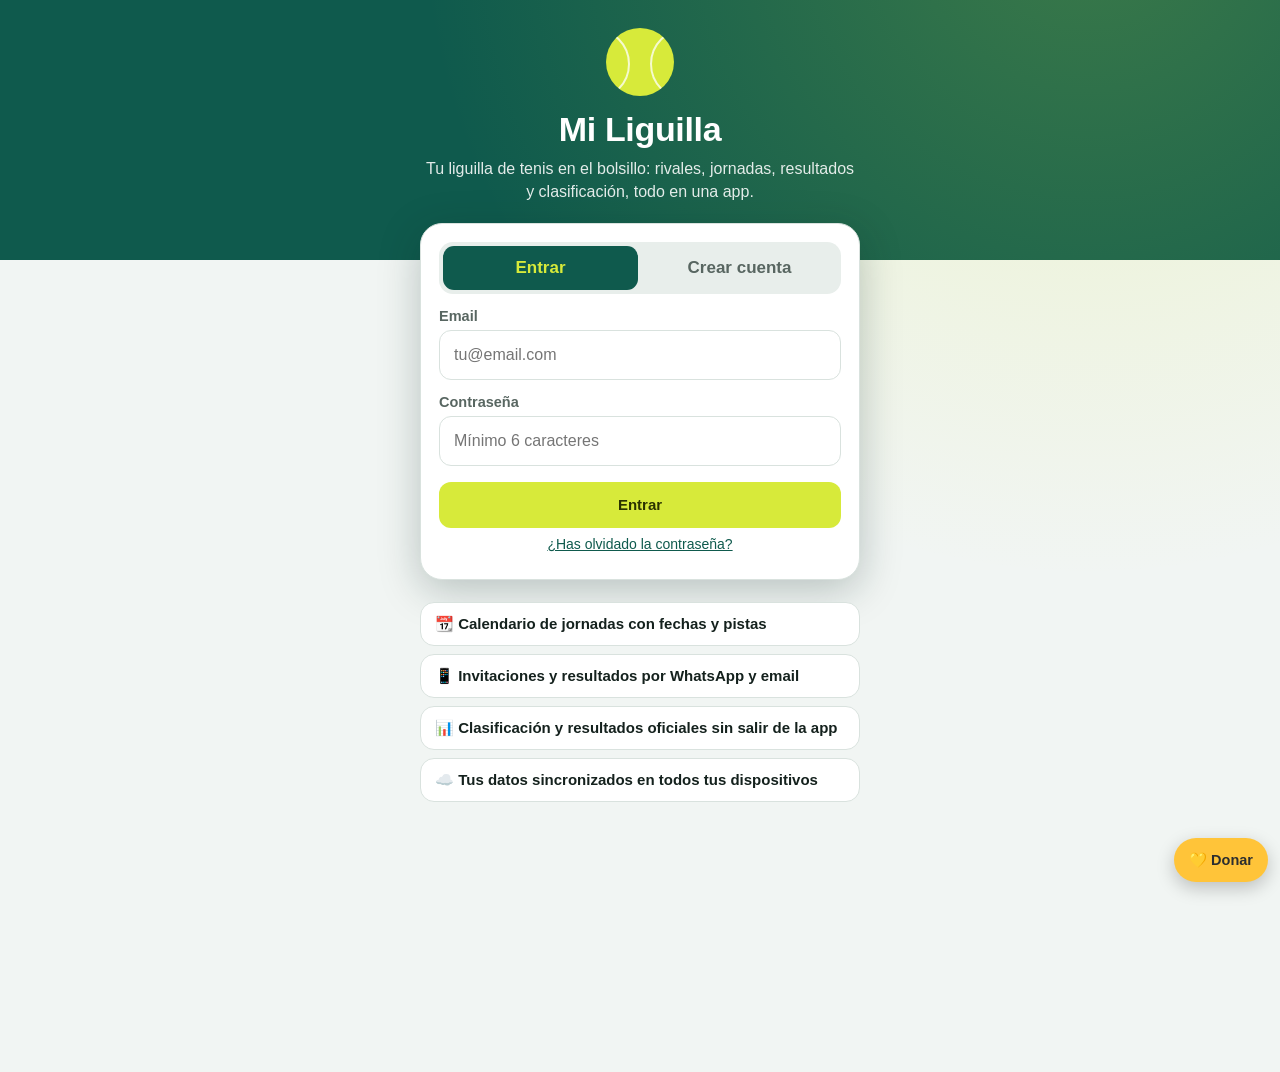
<file: index.html>
<!DOCTYPE html>
<html lang="es">
<head>
<meta charset="UTF-8">
<meta name="viewport" content="width=device-width, initial-scale=1, maximum-scale=1, viewport-fit=cover">
<title>Mi Liguilla · Tu liguilla de tenis en el móvil</title>
<meta name="description" content="Organiza tus partidos de liguilla: rivales, jornadas, resultados, invitaciones por WhatsApp y clasificación oficial dentro de la app.">

<link rel="manifest" href="manifest.json">
<link rel="icon" type="image/png" sizes="48x48" href="favicon-48.png">
<link rel="icon" type="image/png" sizes="192x192" href="icon-192.png">
<link rel="apple-touch-icon" sizes="180x180" href="apple-touch-icon.png">

<meta name="theme-color" content="#0f5a4d">
<meta name="mobile-web-app-capable" content="yes">
<meta name="apple-mobile-web-app-capable" content="yes">
<meta name="apple-mobile-web-app-status-bar-style" content="black-translucent">
<meta name="apple-mobile-web-app-title" content="Mi Liguilla">
<meta name="format-detection" content="telephone=no">
<link rel="stylesheet" href="app.css">
<script>
/* Diagnóstico: si la app no arranca, muestra qué archivo falta */
(function(){
  var bad=[];
  function esc(t){return String(t).replace(/[&<>]/g,function(c){return {'&':'&amp;','<':'&lt;','>':'&gt;'}[c];});}
  window.addEventListener('error',function(e){
    var t=e.target;
    if(t&&(t.tagName==='SCRIPT'||t.tagName==='LINK')) bad.push('No se encuentra: '+(t.src||t.href));
    else if(e.message) bad.push('Error: '+e.message);
  },true);
  var box=null;
  setInterval(function(){
    var booting=document.body&&document.body.classList.contains('booting');
    if(booting&&!box&&performance.now()>9000){
      box=document.createElement('div');
      box.style.cssText='position:fixed;inset:0;z-index:99999;background:#fff;color:#111;padding:22px;font:16px/1.5 sans-serif;overflow:auto';
      box.innerHTML='<h2>La app no ha podido arrancar</h2><p>'+(bad.length?'<code>'+bad.map(esc).join('<br>')+'</code><br><br>Sube a GitHub los archivos que faltan (app.css, app.js, core.js, config.js, main.js, admin.js) en la misma carpeta que esta página.':'El servidor no responde. Revisa la URL en config.js y que la implementación del script sea "Cualquier usuario".')+'</p>';
      document.body.appendChild(box);
    }else if(!booting&&box){box.remove();box=null;}
  },1000);
})();
</script>
</head>
<body class="booting">

<!-- PWA Install Prompt Overlay para Móviles -->
<div id="pwa-install-overlay" style="display:none; position:fixed; inset:0; z-index:999999; background:rgba(10,30,26,0.85); backdrop-filter:blur(8px); -webkit-backdrop-filter:blur(8px); align-items:center; justify-content:center; padding:20px; box-sizing:border-box;">
  <div style="background:#ffffff; color:#14211d; border-radius:24px; max-width:400px; width:100%; padding:26px 22px 22px; text-align:center; box-shadow:0 12px 40px rgba(0,0,0,0.35); position:relative; animation:pwaPop .3s ease-out;">
    <button type="button" onclick="closePwaPrompt()" style="position:absolute; top:14px; right:14px; background:#f0f4f2; border:none; border-radius:50%; width:32px; height:32px; font-size:16px; font-weight:700; color:#586661; cursor:pointer; display:flex; align-items:center; justify-content:center;">✕</button>
    <div style="width:72px; height:72px; margin:0 auto 14px; background:linear-gradient(135deg, #0f5a4d, #1c8554); border-radius:18px; display:flex; align-items:center; justify-content:center; box-shadow:0 6px 16px rgba(15,90,77,0.25);">
      <img src="icon-192.png" alt="Mi Liguilla" style="width:58px; height:58px; border-radius:14px;" onerror="this.outerHTML='<span style=\'font-size:36px;\'>🎾</span>'">
    </div>
    <h2 style="font-size:21px; margin:0 0 8px; color:#0f5a4d; font-weight:800;">¡Instala Mi Liguilla!</h2>
    <p style="font-size:14px; color:#586661; line-height:1.45; margin:0 0 18px;">
      Instala la app en tu móvil para una experiencia <b>rápida</b>, a pantalla completa y con acceso directo desde tu escritorio.
    </p>

    <!-- Caja para Android con prompt nativo -->
    <div id="pwa-android-box" style="display:none; margin-bottom:14px;">
      <button id="pwa-install-btn" type="button" style="width:100%; background:#0f5a4d; color:#ffffff; border:none; border-radius:14px; padding:14px 18px; font-size:16px; font-weight:700; cursor:pointer; display:flex; align-items:center; justify-content:center; gap:8px; box-shadow:0 4px 14px rgba(15,90,77,0.35);">
        📲 Instalar en mi teléfono
      </button>
    </div>

    <!-- Caja para iOS (Safari) -->
    <div id="pwa-ios-box" style="display:none; background:#f4f8f6; border-radius:16px; padding:14px; margin-bottom:14px; text-align:left; font-size:13.5px; color:#14211d; border:1px solid #d9e2de;">
      <div style="font-weight:700; color:#0f5a4d; margin-bottom:6px; display:flex; align-items:center; gap:6px;">
        🍏 Añadir a la pantalla de inicio:
      </div>
      <div style="margin-bottom:6px; display:flex; align-items:center; gap:8px;">
        <span style="font-size:18px; line-height:1;">1️⃣</span>
        <span>Pulsa el botón <b>Compartir</b> <span style="display:inline-block; font-size:16px; vertical-align:middle; background:#fff; padding:2px 6px; border-radius:6px; border:1px solid #ccd;">⎋</span> (abajo en Safari).</span>
      </div>
      <div style="display:flex; align-items:center; gap:8px;">
        <span style="font-size:18px; line-height:1;">2️⃣</span>
        <span>Baja y selecciona <b>«Añadir a pantalla de inicio» ➕</b>.</span>
      </div>
    </div>

    <!-- Botón secundario: continuar en el navegador -->
    <button type="button" onclick="closePwaPrompt()" style="width:100%; background:transparent; color:#586661; border:1px solid #d9e2de; border-radius:14px; padding:12px; font-size:14px; font-weight:600; cursor:pointer; transition:all .2s ease;">
      🌐 Continuar en el navegador
    </button>
  </div>
</div>

<style>
@keyframes pwaPop {
  0% { transform: scale(0.92); opacity: 0; }
  100% { transform: scale(1); opacity: 1; }
}
</style>

<script>
(function(){
  var deferredInstallPrompt = null;
  var isStandalone = window.matchMedia('(display-mode: standalone)').matches || window.navigator.standalone === true;
  var isMobile = /Android|iPhone|iPad|iPod/i.test(navigator.userAgent) || (navigator.maxTouchPoints > 1 && window.innerWidth <= 768);
  var isIOS = /iPhone|iPad|iPod/i.test(navigator.userAgent);
  var dismissed = false;
  try { dismissed = sessionStorage.getItem('pwa_prompt_dismissed') === '1'; } catch(e){}

  window.addEventListener('beforeinstallprompt', function(e){
    e.preventDefault();
    deferredInstallPrompt = e;
    if(isMobile && !isStandalone && !dismissed){
      showPrompt(true);
    }
  });

  window.closePwaPrompt = function(){
    var overlay = document.getElementById('pwa-install-overlay');
    if(overlay) overlay.style.display = 'none';
    try { sessionStorage.setItem('pwa_prompt_dismissed', '1'); } catch(e){}
  };

  function showPrompt(isAndroidPromptReady){
    var overlay = document.getElementById('pwa-install-overlay');
    if(!overlay) return;
    overlay.style.display = 'flex';
    var androidBox = document.getElementById('pwa-android-box');
    var iosBox = document.getElementById('pwa-ios-box');
    var btn = document.getElementById('pwa-install-btn');

    if(isIOS){
      if(iosBox) iosBox.style.display = 'block';
      if(androidBox) androidBox.style.display = 'none';
    } else {
      if(androidBox) androidBox.style.display = 'block';
      if(iosBox) iosBox.style.display = 'none';
      if(btn){
        btn.onclick = function(){
          if(deferredInstallPrompt){
            deferredInstallPrompt.prompt();
            deferredInstallPrompt.userChoice.then(function(choiceResult){
              if(choiceResult.outcome === 'accepted'){
                window.closePwaPrompt();
              }
              deferredInstallPrompt = null;
            });
          } else {
            alert('Abre el menú de tu navegador (los 3 puntos ⋮ arriba a la derecha) y pulsa "Instalar aplicación" o "Añadir a la pantalla de inicio".');
            window.closePwaPrompt();
          }
        };
      }
    }
  }

  // Si es móvil y no está instalada ni descartada, mostrar prompt
  window.addEventListener('DOMContentLoaded', function(){
    if(isMobile && !isStandalone && !dismissed){
      setTimeout(function(){
        // Mostramos el overlay de inmediato
        showPrompt(!!deferredInstallPrompt);
      }, 500);
    }
  });

  window.addEventListener('appinstalled', function(){
    window.closePwaPrompt();
  });
})();
</script>

<div class="sync-indicator" id="sync-indicator">Sincronizando…</div>

<!-- Botón de donación: visible en todas las pantallas -->
<button type="button" class="donate-fab" onclick="donate()" aria-label="Haz una donación al creador de la app">💛 <span>Donar</span></button>

<!-- ACCESO -->
<div id="auth-screen" class="auth-screen">
  <div class="auth-hero">
    <div class="ball big" aria-hidden="true"></div>
    <h1>Mi Liguilla</h1>
    <p>Tu liguilla de tenis en el bolsillo: rivales, jornadas, resultados y clasificación, todo en una app.</p>
  </div>
  <div class="auth-card" id="auth-card">
    <div class="auth-tabs" role="tablist">
      <button type="button" class="auth-tab active" data-mode="login" onclick="Auth.mode('login')">Entrar</button>
      <button type="button" class="auth-tab" data-mode="signup" onclick="Auth.mode('signup')">Crear cuenta</button>
    </div>
    <form id="auth-form" onsubmit="event.preventDefault(); Auth.submit();">
      <div id="f-name-wrap" style="display:none;">
        <label for="f-name">Tu nombre</label>
        <input type="text" id="f-name" autocomplete="name" placeholder="Nombre y apellido">
      </div>
      <label for="f-email">Email</label>
      <input type="email" id="f-email" autocomplete="email" required placeholder="tu@email.com">
      <div id="f-pass-wrap">
        <label for="f-pass">Contraseña</label>
        <input type="password" id="f-pass" autocomplete="current-password" minlength="6" placeholder="Mínimo 6 caracteres">
      </div>
      <div id="auth-msg" class="auth-msg" role="status"></div>
      <div class="form-actions">
        <button type="submit" class="btn primary" id="auth-submit">Entrar</button>
      </div>
      <p class="hint center"><a href="#" id="auth-forgot" onclick="event.preventDefault(); Auth.mode('recover')">¿Has olvidado la contraseña?</a></p>
    </form>
    <p class="hint center" id="trial-note"></p>
  </div>
  <ul class="auth-features">
    <li>📆 Calendario de jornadas con fechas y pistas</li>
    <li>📱 Invitaciones y resultados por WhatsApp y email</li>
    <li>📊 Clasificación y resultados oficiales sin salir de la app</li>
    <li>☁️ Tus datos sincronizados en todos tus dispositivos</li>
  </ul>
</div>

<!-- APP -->
<div id="app-shell" class="app-shell">
<header class="top">
  <div class="ball" aria-hidden="true"></div>
  <div class="head-text">
    <h1 id="hdr-title">Mi Liguilla</h1>
    <p id="hdr-sub"></p>
  </div>
  <button type="button" class="hdr-btn" onclick="showView('ajustes')" aria-label="Ajustes">⚙️</button>
</header>

<main>
  <div id="sub-banner"></div>

  <!-- INICIO -->
  <section id="view-inicio" class="view active">
    <div class="score-card">
      <div class="st"><b id="st-points">0</b><span>Puntos</span></div>
      <div class="st"><b id="st-played">0/11</b><span>Jugados</span></div>
      <div class="st"><b id="st-wins">0</b><span>Victorias</span></div>
    </div>
    <div id="setup-wrap"></div>
    <div id="next-wrap"></div>
    <div class="card" id="home-played"></div>
    <div class="card" id="home-sched"></div>
    <div class="row-actions" style="margin-bottom:12px;">
      <button type="button" class="btn court" onclick="openLinkModal('clasificacion')">📊 Clasificación</button>
      <button type="button" class="btn court" onclick="openLinkModal('resultados')">🏁 Resultados</button>
    </div>
    <p class="hint" id="points-hint" style="padding:0 6px 8px;"></p>
    <div class="card">
      <div class="hint" id="sync-status" style="margin:0 0 10px;">☁️ Sincronización: iniciando…</div>
      <button type="button" class="btn ghost small" onclick="forceSync()" style="width:100%;">☁️ Sincronizar ahora</button>
    </div>
  </section>

  <!-- CALENDARIO -->
  <section id="view-calendario" class="view">
    <div id="cal-list"></div>
  </section>

  <!-- PARTIDAS -->
  <section id="view-partidas" class="view">
    <div id="matches-list"></div>
  </section>

  <!-- INVITAR -->
  <section id="view-invitar" class="view">
    <div class="card">
      <h3>Proponer partido</h3>
      <label>Rival</label>
      <select id="inv-opp"></select>
      <label>Fecha propuesta</label>
      <input type="date" id="inv-date">
      <label>Hora propuesta</label>
      <div class="time-picker">
        <button type="button" class="time-step" onclick="stepTime('inv-time',-15)" aria-label="Menos 15 minutos">−</button>
        <input type="time" class="time-input" id="inv-time" value="18:00" step="300">
        <button type="button" class="time-step" onclick="stepTime('inv-time',15)" aria-label="Más 15 minutos">+</button>
      </div>
      <div class="time-chips" id="inv-time-chips"></div>
      <label>Pista / club</label>
      <div class="campo-field">
        <select id="inv-campo" class="campo-select" onchange="handleCampoChange('inv-campo')"></select>
        <button type="button" class="btn ghost small" onclick="showView('pista')">⚙️ Pistas</button>
      </div>
      <div id="inv-campo-custom-wrap" class="custom-court-box" style="display:none;">
        <input type="text" id="inv-campo-newname" placeholder="Nombre de la pista">
        <input type="text" id="inv-campo-newaddr" placeholder="Dirección / referencia de Google Maps (opcional)">
        <button type="button" class="btn primary small" onclick="addCourtInline('inv-campo')" style="width:100%;">➕ Añadir y usar esta pista</button>
      </div>
      <div class="form-actions">
        <button class="btn primary" onclick="generarInvitacion()">Generar mensaje</button>
      </div>
      <div id="inv-msgbox"></div>
      <div id="inv-send" class="row-actions free"></div>
    </div>
  </section>

  <!-- AJUSTES -->
  <section id="view-ajustes" class="view">
    <div id="ajustes-body"></div>
  </section>

  <!-- PISTA -->
  <section id="view-pista" class="view">
    <div class="card">
      <h3>Reserva de pistas de tenis</h3>
      <p class="hint" style="margin:4px 0 4px;">
        Toca una instalación para abrir su reserva online en una nueva pestaña.
      </p>

      <div class="row-actions" id="booking-list" style="grid-template-columns:1fr;"></div>
    </div>

    <div class="card">
      <h3>Mis pistas guardadas</h3>
      <p class="hint" style="margin:4px 0 12px;">
        Estas pistas aparecen en el desplegable al programar un partido o crear una invitación.
        Corrige la dirección de cada una (para que "Ver en Maps" lleve al sitio exacto) o añade nuevas.
      </p>
      <div id="courts-manager"></div>
      <div class="divider"></div>
      <label>Nueva pista</label>
      <input type="text" id="new-court-name" placeholder="Nombre de la pista">
      <label>Dirección / referencia de Google Maps</label>
      <input type="text" id="new-court-addr" placeholder="Ej: FHHP+P6, Mislata, València">
      <label>Enlace de reserva online (opcional)</label>
      <input type="url" id="new-court-url" placeholder="https://…">
      <div class="form-actions">
        <button class="btn primary" onclick="addCourtFromManager()">➕ Añadir pista</button>
      </div>
    </div>
  </section>

</main>

<nav class="tabs">
  <button class="tab active" data-view="inicio" onclick="showView('inicio')"><span class="ic">🏠</span>Inicio</button>
  <button class="tab" data-view="calendario" onclick="showView('calendario')"><span class="ic">📆</span>Calendario</button>
  <button class="tab" data-view="partidas" onclick="showView('partidas')"><span class="ic">📋</span>Partidas</button>
  <button class="tab" data-view="invitar" onclick="showView('invitar')"><span class="ic">✉️</span>Invitar</button>
  <button class="tab" data-view="pista" onclick="showView('pista')"><span class="ic">🏟️</span>Pista</button>
</nav>

<!-- MODAL: programar / registrar / nota privada / suscripción -->
<div class="modal-bg" id="modal-bg">
  <div class="modal">
    <div class="mh">
      <h3 id="modal-title">Partido</h3>
      <button class="close-x" onclick="closeModal()" aria-label="Cerrar">✕</button>
    </div>
    <div id="modal-body"></div>
  </div>
</div>

<!-- VISOR: clasificación y resultados dentro de la app -->
<div class="frame-bg" id="frame-bg">
  <div class="frame-sheet">
    <div class="frame-head">
      <button class="close-x" onclick="closeFrame()" aria-label="Cerrar">‹</button>
      <h3 id="frame-title"></h3>
      <button class="btn ghost small" onclick="reloadFrame()" aria-label="Recargar">🔄</button>
      <a class="btn ghost small" id="frame-out" href="#" target="_blank" rel="noopener">↗ Abrir fuera</a>
    </div>
    <div class="frame-body" id="frame-body"></div>
  </div>
</div>

<!-- BLOQUEO: cuenta vencida o desactivada -->
<div class="lock-screen" id="lock-screen">
  <div class="lock-card">
    <div class="ball big" aria-hidden="true"></div>
    <div id="lock-body"></div>
    <div class="form-actions">
      <button class="btn ghost" onclick="window.Auth.logout()">🚪 Cerrar sesión</button>
    </div>
  </div>
</div>
</div>

<div class="boot-splash" id="boot-splash"><div class="ball big" aria-hidden="true"></div></div>

<script src="config.js"></script>
<script src="core.js"></script>
<script src="app.js"></script>
<script src="main.js"></script>
</body>
</html>
</file>
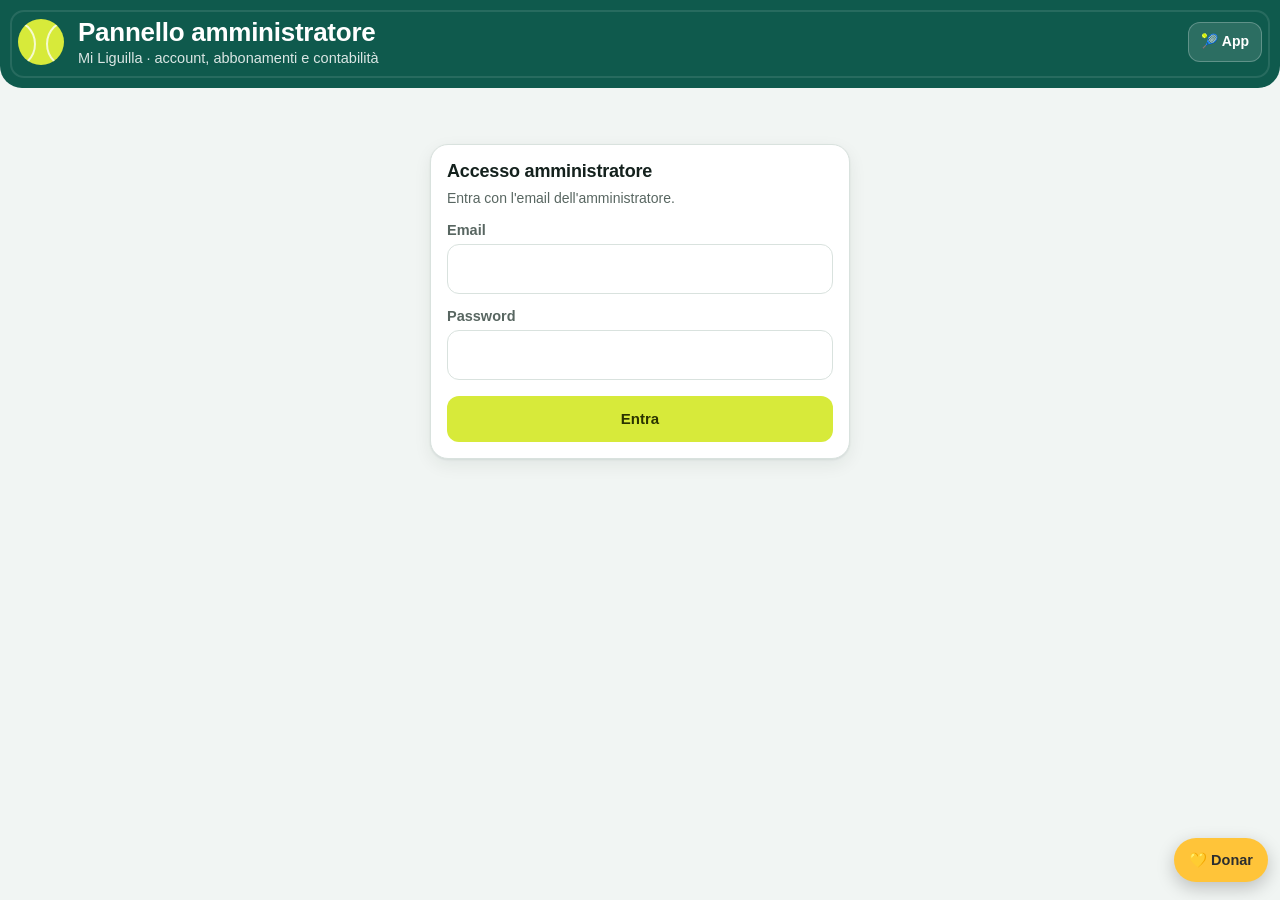
<file: admin-page.html>
<!DOCTYPE html>
<html lang="it">
<head>
<meta charset="UTF-8">
<meta name="viewport" content="width=device-width, initial-scale=1, viewport-fit=cover">
<title>Amministrazione · Mi Liguilla</title>
<meta name="robots" content="noindex">
<link rel="icon" type="image/png" sizes="48x48" href="favicon-48.png">
<meta name="theme-color" content="#0a3f36">
<link rel="stylesheet" href="app.css">
<style>body{padding-bottom:90px}.adm{max-width:1180px;margin:0 auto;padding:16px 14px 40px}header.top{border-radius:0 0 22px 22px}header.top .hdr-actions{gap:8px;margin-left:auto;display:flex;position:relative}header.top .hdr-actions .btn{min-height:40px;padding:8px 12px;font-size:14px}.btn.light{color:#fff;background:#ffffff1f;border:1.5px solid #ffffff40}.kpis{grid-template-columns:repeat(auto-fit,minmax(150px,1fr));gap:10px;margin-bottom:14px;display:grid}.kpi{background:var(--surface);border:1px solid var(--line);box-shadow:var(--shadow);border-radius:16px;padding:14px}.kpi span{color:var(--muted);font-size:13px;font-weight:700;display:block}.kpi b{font-variant-numeric:tabular-nums;color:var(--ink);margin-top:4px;font-size:28px;font-weight:800;display:block}.kpi.accent{background:var(--court-dark);border-color:var(--court-dark)}.kpi.accent span{color:#ffffffbf}.kpi.accent b{color:var(--ball)}.sec-head{flex-wrap:wrap;justify-content:space-between;align-items:center;gap:10px;margin-bottom:10px;display:flex}.sec-head h3{margin:0}.toolbar{flex-wrap:wrap;align-items:center;gap:8px;display:flex}.toolbar input,.toolbar select{width:auto;min-height:42px;padding:8px 12px}.toolbar .btn{min-height:42px;padding:8px 12px;font-size:14px}.tbl-wrap{-webkit-overflow-scrolling:touch;margin:0 -4px;overflow-x:auto}table.tbl{border-collapse:collapse;width:100%;min-width:720px;font-size:14.5px}.tbl th{text-align:left;text-transform:uppercase;letter-spacing:.04em;color:var(--muted);border-bottom:1.5px solid var(--line);white-space:nowrap;padding:8px;font-size:12.5px}.tbl td{border-bottom:1px solid var(--line);vertical-align:middle;padding:10px 8px}.tbl td.num,.tbl th.num{text-align:right;font-variant-numeric:tabular-nums}.tbl tr.clickable{cursor:pointer}.tbl tr.clickable:hover{background:var(--surface-2)}.who b{display:block}.who small{color:var(--muted)}.switch{flex:none;width:46px;height:26px;display:inline-block;position:relative}.switch input{opacity:0;width:0;height:0}.switch span{background:var(--line);cursor:pointer;border-radius:99px;transition:all .2s;position:absolute;inset:0}.switch span:before{content:"";background:#fff;border-radius:50%;width:20px;height:20px;transition:all .2s;position:absolute;top:3px;left:3px;box-shadow:0 1px 3px #00000040}.switch input:checked+span{background:var(--win)}.switch input:checked+span:before{transform:translate(20px)}.mini{border-radius:10px!important;min-height:34px!important;padding:6px 10px!important;font-size:13.5px!important}.claim{border-bottom:1px solid var(--line);flex-wrap:wrap;justify-content:space-between;align-items:center;gap:10px;padding:10px 0;display:flex}.claim:last-child{border-bottom:0}.settings-grid{grid-template-columns:repeat(auto-fit,minmax(220px,1fr));gap:0 14px;display:grid}.month-bars{gap:6px;margin-top:6px;display:grid}.mbar{grid-template-columns:90px 1fr 80px;align-items:center;gap:10px;font-size:14px;display:grid}.mbar .track{background:var(--surface-2);border-radius:99px;height:12px;overflow:hidden}.mbar .fill{background:var(--court);border-radius:99px;height:100%}.mbar .v{text-align:right;font-variant-numeric:tabular-nums;font-weight:800}.gate{max-width:420px;margin:40px auto}.muted{color:var(--muted)}@media (width<=699px){.hide-sm{display:none}}</style>
</head>
<body class="booting">

<button type="button" class="donate-fab" onclick="window.open(window.DONATION_URL || 'https://www.paypal.com/pool/9tjbXNXSNs?sr=wccr','_blank','noopener')" style="bottom:calc(18px + env(safe-area-inset-bottom,0px));">💛 <span>Donar</span></button>

<header class="top">
  <div class="ball" aria-hidden="true"></div>
  <div class="head-text">
    <h1>Pannello amministratore</h1>
    <p id="adm-sub">Mi Liguilla · account, abbonamenti e contabilità</p>
  </div>
  <div class="hdr-actions">
    <a class="btn light" href="./">🎾 App</a>
    <button class="btn light" id="btn-logout" style="display:none;">Esci</button>
  </div>
</header>

<div class="adm">
  <!-- Accesso -->
  <div id="gate" class="gate card" style="display:none;">
    <h3>Accesso amministratore</h3>
    <p class="hint" id="gate-msg">Entra con l'email dell'amministratore.</p>
    <form id="gate-form">
      <label for="g-email">Email</label>
      <input type="email" id="g-email" autocomplete="email" required>
      <label for="g-pass">Password</label>
      <input type="password" id="g-pass" autocomplete="current-password" required>
      <div class="form-actions"><button class="btn primary" type="submit">Entra</button></div>
    </form>
  </div>

  <div id="dash" style="display:none;">
    <div class="kpis" id="kpis"></div>

    <div class="card" id="claims-card" style="display:none;">
      <div class="sec-head"><h3>🔔 Avvisi di pagamento da confermare</h3></div>
      <p class="hint" style="margin-top:0;">Controlla su PayPal che il pagamento sia arrivato, poi conferma: l'abbonamento si estende automaticamente.</p>
      <div id="claims"></div>
    </div>

    <div class="card">
      <div class="sec-head">
        <h3>👥 Account <span class="count" id="acc-count"></span></h3>
        <div class="toolbar">
          <input type="search" id="acc-q" placeholder="Cerca nome o email…">
          <select id="acc-f">
            <option value="">Tutti gli stati</option>
            <option value="trial">In prova</option>
            <option value="paid">Pagato</option>
            <option value="due">Scaduto (in tolleranza)</option>
            <option value="blocked">Bloccato</option>
            <option value="disabled">Disattivato</option>
          </select>
          <button class="btn ghost" id="bulk-on">✅ Attiva tutti</button>
          <button class="btn ghost danger" id="bulk-off">⛔ Disattiva tutti</button>
        </div>
      </div>
      <div class="tbl-wrap"><table class="tbl" id="acc-tbl"></table></div>
    </div>

    <div class="card">
      <div class="sec-head">
        <h3>📒 Contabilità</h3>
        <div class="toolbar">
          <select id="pay-year"></select>
          <button class="btn primary" id="pay-new">➕ Registra pagamento</button>
          <button class="btn ghost" id="pay-csv">⬇️ Esporta CSV</button>
        </div>
      </div>
      <div class="month-bars" id="month-bars"></div>
      <div class="divider"></div>
      <div class="tbl-wrap"><table class="tbl" id="pay-tbl"></table></div>
    </div>

    <div class="card">
      <div class="sec-head"><h3>⚙️ Impostazioni</h3></div>
      <form id="set-form">
        <div class="settings-grid">
          <div><label for="s-trial">Giorni di prova gratuita (nuovi account)</label><input type="number" id="s-trial" min="0"></div>
          <div><label for="s-grace">Giorni di tolleranza dopo la scadenza</label><input type="number" id="s-grace" min="0"></div>
          <div><label for="s-warn">Avviso X giorni prima della fine prova</label><input type="number" id="s-warn" min="0"></div>
          <div><label for="s-price">Prezzo mensile</label><input type="number" id="s-price" min="0" step="0.01"></div>
          <div><label for="s-cur">Valuta</label><input type="text" id="s-cur" maxlength="3"></div>
          <div><label for="s-pp">Email PayPal che riceve i pagamenti</label><input type="email" id="s-pp"></div>
        </div>
        <label for="s-don">Link PayPal per le donazioni</label>
        <input type="url" id="s-don">
        <p class="hint">La prova gratuita vale per i nuovi account; per quelli esistenti modifica la data nella scheda dell'account.</p>
        <div class="form-actions"><button class="btn primary" type="submit">💾 Salva impostazioni</button></div>
      </form>
    </div>
  </div>
</div>

<div class="modal-bg" id="modal-bg">
  <div class="modal">
    <div class="mh"><h3 id="modal-title"></h3><button class="close-x" onclick="closeModal()" aria-label="Chiudi">✕</button></div>
    <div id="modal-body"></div>
  </div>
</div>

<div class="sync-indicator" id="sync-indicator"></div>
<div class="boot-splash" id="boot-splash"><div class="ball big" aria-hidden="true"></div></div>

<script src="config.js"></script>
<script src="core.js"></script>
<script src="admin.js"></script>
</body>
</html>
</file>
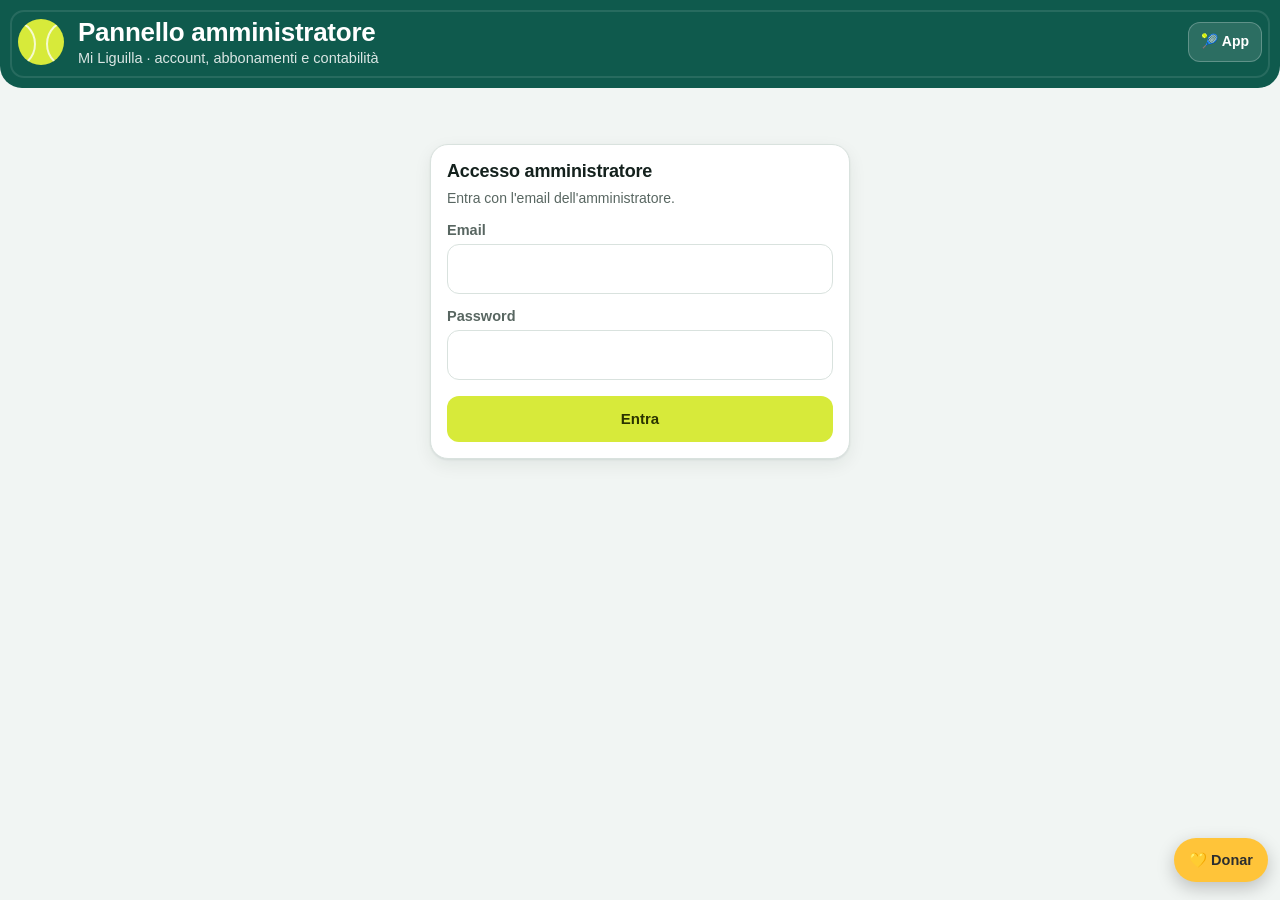
<file: admin.html>
<!DOCTYPE html>
<html lang="it">
<head>
<meta charset="UTF-8">
<meta name="viewport" content="width=device-width, initial-scale=1, viewport-fit=cover">
<title>Amministrazione · Mi Liguilla</title>
<meta name="robots" content="noindex">
<link rel="icon" type="image/png" sizes="48x48" href="favicon-48.png">
<meta name="theme-color" content="#0a3f36">
<link rel="stylesheet" href="app.css">
<style>body{padding-bottom:90px}.adm{max-width:1180px;margin:0 auto;padding:16px 14px 40px}header.top{border-radius:0 0 22px 22px}header.top .hdr-actions{gap:8px;margin-left:auto;display:flex;position:relative}header.top .hdr-actions .btn{min-height:40px;padding:8px 12px;font-size:14px}.btn.light{color:#fff;background:#ffffff1f;border:1.5px solid #ffffff40}.kpis{grid-template-columns:repeat(auto-fit,minmax(150px,1fr));gap:10px;margin-bottom:14px;display:grid}.kpi{background:var(--surface);border:1px solid var(--line);box-shadow:var(--shadow);border-radius:16px;padding:14px}.kpi span{color:var(--muted);font-size:13px;font-weight:700;display:block}.kpi b{font-variant-numeric:tabular-nums;color:var(--ink);margin-top:4px;font-size:28px;font-weight:800;display:block}.kpi.accent{background:var(--court-dark);border-color:var(--court-dark)}.kpi.accent span{color:#ffffffbf}.kpi.accent b{color:var(--ball)}.sec-head{flex-wrap:wrap;justify-content:space-between;align-items:center;gap:10px;margin-bottom:10px;display:flex}.sec-head h3{margin:0}.toolbar{flex-wrap:wrap;align-items:center;gap:8px;display:flex}.toolbar input,.toolbar select{width:auto;min-height:42px;padding:8px 12px}.toolbar .btn{min-height:42px;padding:8px 12px;font-size:14px}.tbl-wrap{-webkit-overflow-scrolling:touch;margin:0 -4px;overflow-x:auto}table.tbl{border-collapse:collapse;width:100%;min-width:720px;font-size:14.5px}.tbl th{text-align:left;text-transform:uppercase;letter-spacing:.04em;color:var(--muted);border-bottom:1.5px solid var(--line);white-space:nowrap;padding:8px;font-size:12.5px}.tbl td{border-bottom:1px solid var(--line);vertical-align:middle;padding:10px 8px}.tbl td.num,.tbl th.num{text-align:right;font-variant-numeric:tabular-nums}.tbl tr.clickable{cursor:pointer}.tbl tr.clickable:hover{background:var(--surface-2)}.who b{display:block}.who small{color:var(--muted)}.switch{flex:none;width:46px;height:26px;display:inline-block;position:relative}.switch input{opacity:0;width:0;height:0}.switch span{background:var(--line);cursor:pointer;border-radius:99px;transition:all .2s;position:absolute;inset:0}.switch span:before{content:"";background:#fff;border-radius:50%;width:20px;height:20px;transition:all .2s;position:absolute;top:3px;left:3px;box-shadow:0 1px 3px #00000040}.switch input:checked+span{background:var(--win)}.switch input:checked+span:before{transform:translate(20px)}.mini{border-radius:10px!important;min-height:34px!important;padding:6px 10px!important;font-size:13.5px!important}.claim{border-bottom:1px solid var(--line);flex-wrap:wrap;justify-content:space-between;align-items:center;gap:10px;padding:10px 0;display:flex}.claim:last-child{border-bottom:0}.settings-grid{grid-template-columns:repeat(auto-fit,minmax(220px,1fr));gap:0 14px;display:grid}.month-bars{gap:6px;margin-top:6px;display:grid}.mbar{grid-template-columns:90px 1fr 80px;align-items:center;gap:10px;font-size:14px;display:grid}.mbar .track{background:var(--surface-2);border-radius:99px;height:12px;overflow:hidden}.mbar .fill{background:var(--court);border-radius:99px;height:100%}.mbar .v{text-align:right;font-variant-numeric:tabular-nums;font-weight:800}.gate{max-width:420px;margin:40px auto}.muted{color:var(--muted)}@media (width<=699px){.hide-sm{display:none}}</style>
<script>
/* Diagnóstico: si la app no arranca, muestra qué archivo falta */
(function(){
  var bad=[];
  function esc(t){return String(t).replace(/[&<>]/g,function(c){return {'&':'&amp;','<':'&lt;','>':'&gt;'}[c];});}
  window.addEventListener('error',function(e){
    var t=e.target;
    if(t&&(t.tagName==='SCRIPT'||t.tagName==='LINK')) bad.push('No se encuentra: '+(t.src||t.href));
    else if(e.message) bad.push('Error: '+e.message);
  },true);
  var box=null;
  setInterval(function(){
    var booting=document.body&&document.body.classList.contains('booting');
    if(booting&&!box&&performance.now()>9000){
      box=document.createElement('div');
      box.style.cssText='position:fixed;inset:0;z-index:99999;background:#fff;color:#111;padding:22px;font:16px/1.5 sans-serif;overflow:auto';
      box.innerHTML='<h2>La app no ha podido arrancar</h2><p>'+(bad.length?'<code>'+bad.map(esc).join('<br>')+'</code><br><br>Sube a GitHub los archivos que faltan (app.css, app.js, core.js, config.js, main.js, admin.js) en la misma carpeta que esta página.':'El servidor no responde. Revisa la URL en config.js y que la implementación del script sea "Cualquier usuario".')+'</p>';
      document.body.appendChild(box);
    }else if(!booting&&box){box.remove();box=null;}
  },1000);
})();
</script>
</head>
<body class="booting">

<button type="button" class="donate-fab" onclick="window.open(window.DONATION_URL || 'https://www.paypal.com/pool/9tjbXNXSNs?sr=wccr','_blank','noopener')" style="bottom:calc(18px + env(safe-area-inset-bottom,0px));">💛 <span>Donar</span></button>

<header class="top">
  <div class="ball" aria-hidden="true"></div>
  <div class="head-text">
    <h1>Pannello amministratore</h1>
    <p id="adm-sub">Mi Liguilla · account, abbonamenti e contabilità</p>
  </div>
  <div class="hdr-actions">
    <a class="btn light" href="./">🎾 App</a>
    <button class="btn light" id="btn-pass" style="display:none;">🔑 Password</button>
    <button class="btn light" id="btn-logout" style="display:none;">Esci</button>
  </div>
</header>

<div class="adm">
  <!-- Accesso -->
  <div id="gate" class="gate card" style="display:none;">
    <h3>Accesso amministratore</h3>
    <p class="hint" id="gate-msg">Entra con l'email dell'amministratore.</p>
    <form id="gate-form">
      <label for="g-email">Email</label>
      <input type="email" id="g-email" autocomplete="email" required>
      <label for="g-pass">Password</label>
      <input type="password" id="g-pass" autocomplete="current-password" required>
      <div class="form-actions"><button class="btn primary" type="submit">Entra</button></div>
    </form>
  </div>

  <div id="dash" style="display:none;">
    <div class="kpis" id="kpis"></div>

    <div class="card" id="claims-card" style="display:none;">
      <div class="sec-head"><h3>🔔 Avvisi di pagamento da confermare</h3></div>
      <p class="hint" style="margin-top:0;">Controlla su PayPal che il pagamento sia arrivato, poi conferma: l'abbonamento si estende automaticamente.</p>
      <div id="claims"></div>
    </div>

    <div class="card">
      <div class="sec-head">
        <h3>👥 Account <span class="count" id="acc-count"></span></h3>
        <div class="toolbar">
          <input type="search" id="acc-q" placeholder="Cerca nome o email…">
          <select id="acc-f">
            <option value="">Tutti gli stati</option>
            <option value="trial">In prova</option>
            <option value="paid">Pagato</option>
            <option value="due">Scaduto (in tolleranza)</option>
            <option value="blocked">Bloccato</option>
            <option value="disabled">Disattivato</option>
          </select>
          <button class="btn ghost" id="bulk-on">✅ Attiva tutti</button>
          <button class="btn ghost danger" id="bulk-off">⛔ Disattiva tutti</button>
        </div>
      </div>
      <div class="tbl-wrap"><table class="tbl" id="acc-tbl"></table></div>
    </div>

    <div class="card">
      <div class="sec-head">
        <h3>📒 Contabilità</h3>
        <div class="toolbar">
          <select id="pay-year"></select>
          <button class="btn primary" id="pay-new">➕ Registra pagamento</button>
          <button class="btn ghost" id="pay-csv">⬇️ Esporta CSV</button>
        </div>
      </div>
      <div class="month-bars" id="month-bars"></div>
      <div class="divider"></div>
      <div class="tbl-wrap"><table class="tbl" id="pay-tbl"></table></div>
    </div>

    <div class="card">
      <div class="sec-head"><h3>⚙️ Impostazioni</h3></div>
      <form id="set-form">
        <div class="settings-grid">
          <div><label for="s-trial">Giorni di prova gratuita (nuovi account)</label><input type="number" id="s-trial" min="0"></div>
          <div><label for="s-grace">Giorni di tolleranza dopo la scadenza</label><input type="number" id="s-grace" min="0"></div>
          <div><label for="s-warn">Avviso X giorni prima della fine prova</label><input type="number" id="s-warn" min="0"></div>
          <div><label for="s-price">Prezzo mensile</label><input type="number" id="s-price" min="0" step="0.01"></div>
          <div><label for="s-cur">Valuta</label><input type="text" id="s-cur" maxlength="3"></div>
          <div><label for="s-pp">Email PayPal che riceve i pagamenti</label><input type="email" id="s-pp"></div>
        </div>
        <label for="s-don">Link PayPal per le donazioni</label>
        <input type="url" id="s-don">
        <p class="hint">La prova gratuita vale per i nuovi account; per quelli esistenti modifica la data nella scheda dell'account.</p>
        <div class="form-actions"><button class="btn primary" type="submit">💾 Salva impostazioni</button><button class="btn ghost" type="button" id="bo-refresh">🎾 Aggiorna giocatori Beniopen</button></div>
      </form>
    </div>
  </div>
</div>

<div class="modal-bg" id="modal-bg">
  <div class="modal">
    <div class="mh"><h3 id="modal-title"></h3><button class="close-x" onclick="closeModal()" aria-label="Chiudi">✕</button></div>
    <div id="modal-body"></div>
  </div>
</div>

<div class="sync-indicator" id="sync-indicator"></div>
<div class="boot-splash" id="boot-splash"><div class="ball big" aria-hidden="true"></div></div>

<script src="config.js"></script>
<script src="core.js"></script>
<script src="admin.js"></script>
</body>
</html>
</file>
<file: app.css>
:root{
  --court:#0f5a4d; --court-dark:#0a3f36; --court-soft:#e0eee9;
  --ball:#d7ea3a; --ball-ink:#2a3300;
  --bg:#f1f5f3; --surface:#ffffff; --surface-2:#e8eeeb;
  --ink:#14211d; --muted:#586661; --line:#d9e2de;
  --win:#1c8554; --win-bg:#dcf2e5;
  --loss:#bf3a2c; --loss-bg:#fbe2de;
  --sched:#2b5cc4; --sched-bg:#e0e9fb;
  --todo:#6b6f68; --todo-bg:#ecebe4;
  --shadow:0 1px 2px rgba(15,40,34,.08), 0 6px 18px rgba(15,40,34,.07);
}
*{box-sizing:border-box; -webkit-tap-highlight-color:transparent;}

html{
  width:100%;
  overflow-x:hidden;
  -webkit-text-size-adjust:100%;
  text-size-adjust:100%;
}
body{
  width:100%;
  min-width:0;
  min-height:100vh;
  min-height:100dvh;
  margin:0;
  padding:0 0 calc(96px + env(safe-area-inset-bottom, 0px));
  background:var(--bg);
  color:var(--ink);
  font-family:-apple-system,BlinkMacSystemFont,"Segoe UI",Roboto,Helvetica,Arial,sans-serif;
  font-size:16px;
}

button,a,input,select,textarea{touch-action:manipulation;}

main{
  width:100%;
  max-width:820px;
  min-width:0;
  margin:0 auto;
  padding:14px 12px 24px;
}

/* ---------- Schede: solo quella attiva è visibile ---------- */
.view{display:none; width:100%; min-width:0;}
.view.active{display:block;}

img,iframe,video{max-width:100%;}
h1,h2,h3{margin:0; font-weight:800; letter-spacing:-.01em;}
h3{font-size:18px; margin-bottom:6px;}
p{margin:0;}
.opp-name,.row-sub,.cal-meta,.msgbox,.note-line,.priv-note p,.meta{overflow-wrap:anywhere; word-break:break-word;}

/* ---------- Cabecera ---------- */
header.top{
  position:relative; overflow:hidden; background:var(--court); color:#fff;
  padding:calc(18px + env(safe-area-inset-top,0px)) 18px 22px;
  border-radius:0 0 22px 22px;
  display:flex; align-items:center; gap:14px; width:100%;
}
header.top::before{content:""; position:absolute; inset:10px; border:2px solid rgba(255,255,255,.10); border-radius:14px; pointer-events:none;}
.ball{width:46px; height:46px; border-radius:50%; background:var(--ball); position:relative; overflow:hidden; flex:none;}
.ball::before,.ball::after{content:""; position:absolute; top:0; width:46px; height:46px; border-radius:50%; border:2px solid rgba(255,255,255,.75);}
.ball::before{left:-32px;} .ball::after{right:-32px;}
header.top h1{font-size:26px; line-height:1.1;}
header.top p{font-size:14.5px; opacity:.85; margin-top:3px;}
.head-text{min-width:0; position:relative;}

.sync-indicator{position:fixed; top:calc(10px + env(safe-area-inset-top,0px)); right:12px; font-size:13px; font-weight:700; background:var(--ball); color:var(--ball-ink); padding:6px 12px; border-radius:99px; z-index:20; opacity:0; transition:opacity .25s; box-shadow:var(--shadow);}
.sync-indicator.show{opacity:1;}

/* ---------- Barra de pestañas ---------- */
.tabs{
  position:fixed;
  left:8px; right:8px;
  bottom:calc(8px + env(safe-area-inset-bottom, 0px));
  z-index:100;
  display:flex; gap:3px;
  width:auto; max-width:680px;
  margin:0 auto; padding:6px;
  background:rgba(255,255,255,.96);
  border:1px solid var(--line);
  border-radius:18px;
  box-shadow:0 4px 18px rgba(15,40,34,.22);
  backdrop-filter:blur(12px);
  -webkit-backdrop-filter:blur(12px);
}
.tab{
  flex:1 1 0; min-width:0; min-height:56px;
  padding:5px 2px; border:0; border-radius:13px;
  background:transparent; color:var(--muted);
  font-size:clamp(10px, 2.8vw, 12px);
  font-weight:700; line-height:1.1; white-space:nowrap;
  font-family:inherit;
}
.tab .ic{display:block; margin-bottom:3px; font-size:clamp(19px, 5.5vw, 24px); line-height:1.1;}
.tab.active{color:var(--ball); background:var(--court);}

/* ---------- Tarjetas y secciones ---------- */
.card,.match,.cal-card,.score-card,.next-card{width:100%; min-width:0; max-width:100%;}
.card{background:var(--surface); border:1px solid var(--line); border-radius:18px; padding:16px; margin-bottom:12px; box-shadow:var(--shadow);}
.card h3 .count{font-weight:600; color:var(--muted); font-size:15px;}
.empty{text-align:center; color:var(--muted); padding:22px 10px; font-size:15px;}
.hint{font-size:14px; color:var(--muted); margin-top:6px; line-height:1.45;}
.divider{height:1px; background:var(--line); margin:16px 0;}
h3.month{font-size:15px; color:var(--muted); font-weight:700; margin:18px 4px 8px; text-transform:capitalize;}
h3.month:first-child{margin-top:4px;}

/* Marcador */
.score-card{background:var(--court-dark); color:#fff; border-radius:18px; padding:14px 8px; margin-bottom:12px; display:grid; grid-template-columns:repeat(3,1fr); box-shadow:var(--shadow);}
.score-card .st{text-align:center; padding:2px 6px;}
.score-card .st + .st{border-left:1px solid rgba(255,255,255,.18);}
.score-card b{display:block; font-size:34px; line-height:1.1; font-weight:800; color:var(--ball); font-variant-numeric:tabular-nums;}
.score-card span{font-size:13.5px; color:rgba(255,255,255,.8); font-weight:600;}

/* Siguiente jornada */
.next-card{background:var(--surface); border:1px solid var(--line); border-radius:18px; padding:16px; margin-bottom:12px; box-shadow:var(--shadow);}
.next-card .opp{font-size:23px; font-weight:800; margin:6px 0 4px; line-height:1.15;}
.next-card .when{font-size:15px; color:var(--muted); margin-bottom:4px;}

/* Pills */
.pill{display:inline-block; font-size:13px; font-weight:700; padding:4px 11px; border-radius:99px; white-space:nowrap;}
.pill.win{background:var(--win-bg); color:var(--win);}
.pill.loss{background:var(--loss-bg); color:var(--loss);}
.pill.sched{background:var(--sched-bg); color:var(--sched);}
.pill.todo{background:var(--todo-bg); color:var(--todo);}
.pill.wo{outline:1.5px dashed currentColor; outline-offset:-1.5px;}
.pill.jor{background:var(--court-soft); color:var(--court);}

/* Filas compactas (Inicio) */
.row{display:flex; align-items:center; gap:12px; padding:11px 0; border-bottom:1px solid var(--line); cursor:pointer;}
.row:last-child{border-bottom:none; padding-bottom:2px;}
.row:first-of-type{padding-top:6px;}
.row-body{flex:1; min-width:0;}
.opp-name{font-size:17px; font-weight:800; line-height:1.2;}
.opp-name small{font-size:13px; font-weight:700; color:var(--muted); margin-left:6px;}
.opp-name small.rk{color:var(--court);}
.row-sub{font-size:14.5px; color:var(--muted); margin-top:2px;}
.jchip{flex:none; width:52px; text-align:center; font-weight:800; font-size:16px; padding:10px 0; border-radius:12px;}
.jchip.win{background:var(--win-bg); color:var(--win);}
.jchip.loss{background:var(--loss-bg); color:var(--loss);}

/* Bloque de fecha */
.dateblk{flex:none; width:54px; border-radius:12px; padding:6px 0 5px; text-align:center; line-height:1.1;}
.dateblk b{display:block; font-size:24px; font-weight:800; font-variant-numeric:tabular-nums;}
.dateblk span{font-size:13px; font-weight:700;}
.dateblk.win{background:var(--win-bg); color:var(--win);}
.dateblk.loss{background:var(--loss-bg); color:var(--loss);}
.dateblk.sched{background:var(--sched-bg); color:var(--sched);}

/* Tarjetas de calendario */
.cal-card{display:flex; gap:12px; background:var(--surface); border:1px solid var(--line); border-radius:18px; padding:14px; margin-bottom:12px; box-shadow:var(--shadow);}
.cal-body{flex:1; min-width:0;}
.cal-meta{font-size:15px; color:var(--ink); margin-top:4px;}
.cal-res{display:inline-block; margin-top:8px; font-size:15px; font-weight:800; padding:5px 11px; border-radius:10px; font-variant-numeric:tabular-nums;}
.cal-res.win{background:var(--win-bg); color:var(--win);}
.cal-res.loss{background:var(--loss-bg); color:var(--loss);}
.cal-res.sched{background:var(--sched-bg); color:var(--sched);}
.cal-card .row-actions{margin-top:10px;}

/* Partidas */
.match{background:var(--surface); border:1px solid var(--line); border-radius:18px; padding:15px; margin-bottom:12px; box-shadow:var(--shadow);}
.match .head{display:flex; justify-content:space-between; align-items:flex-start; gap:10px;}
.match .head b{font-size:18px; line-height:1.2; overflow-wrap:anywhere;}
.match .meta{font-size:14.5px; color:var(--muted); margin-top:6px;}
.match .score{font-size:16px; margin-top:8px; font-weight:800; color:var(--court);}
.note-line{font-size:14px; color:var(--muted); margin-top:8px;}
.priv-note{margin-top:10px; background:var(--ball); color:var(--ball-ink); border-radius:12px; padding:10px 12px;}
.priv-note b{font-size:13.5px; display:block; margin-bottom:2px;}
.priv-note p{font-size:15px; white-space:pre-wrap;}

/* Botones */
.row-actions{display:grid; grid-template-columns:1fr 1fr; gap:8px; margin-top:12px;}
.row-actions.free{display:flex; flex-wrap:wrap;}
button.btn, a.btn{
  border:none; border-radius:12px; padding:11px 12px; font-size:15px; font-weight:700; font-family:inherit;
  cursor:pointer; text-decoration:none; display:inline-flex; align-items:center; justify-content:center; gap:6px; color:#fff;
  min-height:46px; text-align:center; line-height:1.2;
}
.btn.primary{background:var(--ball); color:var(--ball-ink);}
.btn.court{background:var(--court);}
.btn.wa{background:#1f8a4c;}
.btn.mail{background:#3d4f9a;}
.btn.cal{background:var(--sched);}
.btn.ghost{background:var(--surface); color:var(--ink); border:1.5px solid var(--line);}
.btn.ghost.danger{color:var(--loss); border-color:rgba(191,58,44,.4);}
.btn.small{min-height:44px; font-size:14.5px;}
.btn:active{transform:scale(.97); opacity:.9;}
.btn:disabled{opacity:.5; cursor:not-allowed; transform:none;}
.row-actions .span2{grid-column:1/-1;}
.form-actions{display:grid; grid-template-columns:1fr; gap:8px; margin-top:16px;}
.close-x{background:none; border:none; font-size:26px; color:var(--muted); cursor:pointer; line-height:1; padding:6px 10px; min-height:44px;}

/* Formularios */
label{display:block; font-size:14.5px; color:var(--muted); margin:14px 0 6px; font-weight:700;}
input[type=text], input[type=date], input[type=time], input[type=number], select, textarea{
  width:100%; padding:12px 14px; border:1.5px solid var(--line); border-radius:12px; font-size:16px; font-family:inherit;
  background:var(--surface); color:var(--ink); min-height:50px;
}
textarea{resize:vertical; min-height:96px; line-height:1.4;}
select{-webkit-appearance:none; appearance:none;
  background-image:url("data:image/svg+xml;utf8,<svg xmlns='http://www.w3.org/2000/svg' width='14' height='9'><path d='M1 1l6 6 6-6' stroke='%23586661' stroke-width='2' fill='none' fill-rule='evenodd'/></svg>");
  background-repeat:no-repeat; background-position:right 14px center; padding-right:38px;}
input:focus, textarea:focus, select:focus{outline:none; border-color:var(--court); box-shadow:0 0 0 3px rgba(15,90,77,.18);}
.btn:focus-visible,.tab:focus-visible,.chip:focus-visible,.row:focus-visible{outline:3px solid var(--sched); outline-offset:2px;}
.inputs2col{display:grid; grid-template-columns:1fr 1fr; gap:8px;}
.set-row{margin:10px 0;}
.set-row .lab{font-size:14px; color:var(--muted); margin-bottom:4px; display:flex; justify-content:space-between; align-items:center; font-weight:600;}
.set-remove{background:transparent; border:1px solid var(--line); border-radius:8px; color:var(--muted); font-size:13px; padding:6px 10px; cursor:pointer; min-height:36px;}
.msgbox{background:var(--surface-2); border-radius:12px; padding:13px 15px; font-size:15.5px; white-space:pre-wrap; margin-top:12px; line-height:1.45;}

/* Selector de hora */
.time-picker{display:flex; align-items:stretch; gap:8px;}
.time-step{flex:0 0 52px; border:1.5px solid var(--line); background:var(--surface-2); color:var(--court); border-radius:12px; font-size:24px; font-weight:800; cursor:pointer; line-height:1; min-height:50px;}
.time-step:active{background:var(--line);}
.time-input{flex:1; min-width:0; text-align:center; font-size:20px; font-weight:800; font-variant-numeric:tabular-nums; padding-left:8px; padding-right:8px;}
.time-chips{display:flex; flex-wrap:wrap; gap:7px; margin-top:10px;}
.chip{border:1.5px solid var(--line); background:var(--surface); color:var(--ink); font-size:14.5px; font-weight:700; padding:8px 14px; border-radius:99px; cursor:pointer; min-height:40px; font-family:inherit;}
.chip:active{background:var(--court-soft);}

/* Pistas */
.court-row{border:1px solid var(--line); border-radius:14px; padding:12px; margin-bottom:10px; background:var(--surface-2);}
.court-row input{margin-bottom:8px;}
.custom-court-box{border:1.5px dashed var(--line); border-radius:14px; padding:12px; margin-top:8px; background:var(--surface-2);}
.custom-court-box input{margin-bottom:8px;}
.campo-field{display:flex; gap:8px; align-items:stretch;}
.campo-field select{flex:1; min-width:0;}
.campo-field .btn{flex:none;}

/* Componentes de Filtro de Resultados y Clasificación en Vivo */
.group-chips{display:flex; flex-wrap:wrap; gap:6px; margin:10px 0 14px;}
.group-chip{border:1.5px solid var(--line); background:var(--surface-2); color:var(--ink); font-size:13px; font-weight:700; padding:6px 12px; border-radius:99px; cursor:pointer; font-family:inherit; transition:all .15s;}
.group-chip.active{background:var(--court); color:#fff; border-color:var(--court);}
.res-live-card{background:var(--surface-2); border:1px solid var(--line); border-radius:12px; padding:12px 14px; margin-bottom:8px; display:flex; align-items:center; justify-content:space-between; gap:10px;}
.res-live-text{font-size:15px; font-weight:600; line-height:1.35; flex:1;}
.res-group-badge{font-size:12px; font-weight:800; background:var(--court-soft); color:var(--court); padding:3px 8px; border-radius:8px; flex:none;}

/* Tabla Clasificación */
.clas-table{width:100%; border-collapse:collapse; margin-top:8px; font-size:14px;}
.clas-table th{background:var(--court-dark); color:#fff; padding:9px 6px; font-size:13px; font-weight:700;}
.clas-table td{padding:10px 6px; border-bottom:1px solid var(--line); text-align:center;}
.clas-table tr.highlight{background:var(--court-soft); font-weight:800; color:var(--court-dark);}
.clas-table tr.highlight td{border-bottom:2px solid var(--court);}

/* Modal (hoja inferior) */
.modal-bg{position:fixed; inset:0; background:rgba(10,20,17,.6); display:none; align-items:flex-end; justify-content:center; z-index:200;}
.modal-bg.open{display:flex;}
.modal{background:var(--surface); width:100%; max-width:680px; border-radius:22px 22px 0 0; padding:18px 16px; max-height:92vh; max-height:92dvh; overflow-y:auto; -webkit-overflow-scrolling:touch; padding-bottom:calc(20px + env(safe-area-inset-bottom,0px));}
.modal .mh{display:flex; justify-content:space-between; align-items:center; gap:8px; margin-bottom:4px;}
.modal .mh h3{font-size:19px; margin:0; min-width:0; overflow-wrap:anywhere;}

/* ---------- Modo oscuro ---------- */
@media (prefers-color-scheme: dark){
  :root:not([data-theme="light"]){
    --bg:#0d1512; --surface:#16221d; --surface-2:#1e2c26; --ink:#eaf2ee; --muted:#9db0a8; --line:#2a3a33;
    --court-soft:#17302a; --court:#2a8f7c;
    --win:#5fd09a; --win-bg:#163a29; --loss:#ff8f80; --loss-bg:#40201c; --sched:#8fb0ff; --sched-bg:#1b2c52;
    --todo:#b8bbb0; --todo-bg:#2a2c26;
    --shadow:0 1px 2px rgba(0,0,0,.4);
  }
  :root:not([data-theme="light"]) header.top{background:#0f5a4d;}
  :root:not([data-theme="light"]) .btn.court{background:#13705f;}
  :root:not([data-theme="light"]) .btn.cal{background:#2b5cc4; color:#fff;}
  :root:not([data-theme="light"]) .tab.active{background:#0f5a4d;}
  :root:not([data-theme="light"]) .tabs{background:rgba(22,34,29,.96);}
  select{background-image:url("data:image/svg+xml;utf8,<svg xmlns='http://www.w3.org/2000/svg' width='14' height='9'><path d='M1 1l6 6 6-6' stroke='%239db0a8' stroke-width='2' fill='none' fill-rule='evenodd'/></svg>");}
}
:root[data-theme="dark"]{
  --bg:#0d1512; --surface:#16221d; --surface-2:#1e2c26; --ink:#eaf2ee; --muted:#9db0a8; --line:#2a3a33;
  --court-soft:#17302a; --court:#2a8f7c;
  --win:#5fd09a; --win-bg:#163a29; --loss:#ff8f80; --loss-bg:#40201c; --sched:#8fb0ff; --sched-bg:#1b2c52;
  --todo:#b8bbb0; --todo-bg:#2a2c26;
}

/* ---------- Pantallas grandes ---------- */
@media (min-width:700px){
  body{font-size:17px;}
  main{padding:22px 22px 24px;}
  .tabs{max-width:820px;}
  .modal{max-width:720px; border-radius:24px; padding:24px;}
  .form-actions{grid-template-columns:repeat(auto-fit,minmax(200px,1fr));}
}
@media (max-width:699px){
  .modal{max-height:90dvh; overflow-y:auto;}
}
@media (max-width:380px){
  main{padding-left:9px; padding-right:9px;}
  .tabs{left:5px; right:5px; padding:4px;}
  .tab{min-height:52px; font-size:10px;}
  .tab .ic{font-size:19px;}
  header.top{padding-left:14px; padding-right:14px;}
  header.top h1{font-size:22px;}
}

/* =====================================================================
   Mi Liguilla: acceso, cuentas, ajustes, visor y suscripción
   ===================================================================== */
input[type=email], input[type=password], input[type=tel], input[type=url]{
  width:100%; padding:12px 14px; border:1.5px solid var(--line); border-radius:12px; font-size:16px; font-family:inherit;
  background:var(--surface); color:var(--ink); min-height:50px;
}
.center{text-align:center;}
a{color:var(--court);}

/* Estados de arranque */
.app-shell, .auth-screen{display:none;}
body.signed-in .app-shell{display:block;}
body.signed-out .auth-screen{display:flex;}
body.signed-out .tabs, body.booting .tabs{display:none;}
.boot-splash{position:fixed; inset:0; display:none; align-items:center; justify-content:center; background:var(--court); z-index:500;}
body.booting .boot-splash{display:flex;}
.boot-splash .ball{animation:bounce 0.9s ease-in-out infinite alternate;}
@keyframes bounce{from{transform:translateY(-14px);} to{transform:translateY(10px);}}
.ball.big{width:68px; height:68px;}
.ball.big::before,.ball.big::after{width:68px; height:68px;}
.ball.big::before{left:-48px;} .ball.big::after{right:-48px;}

/* Pantalla de acceso */
.auth-screen{
  min-height:100vh; min-height:100dvh; flex-direction:column; align-items:center;
  padding:calc(28px + env(safe-area-inset-top,0px)) 16px 120px;
  background:
    radial-gradient(circle at 85% -10%, rgba(215,234,58,.22), transparent 45%),
    linear-gradient(180deg, var(--court) 0, var(--court) 260px, var(--bg) 260px);
}
.auth-hero{color:#fff; text-align:center; max-width:440px; margin-bottom:20px;}
.auth-hero .ball{margin:0 auto 14px;}
.auth-hero h1{font-size:34px;}
.auth-hero p{opacity:.88; margin-top:8px; font-size:16px; line-height:1.45;}
.auth-card{width:100%; max-width:440px; background:var(--surface); border:1px solid var(--line); border-radius:22px; padding:18px; box-shadow:0 10px 40px rgba(10,40,34,.25);}
.auth-tabs{display:grid; grid-template-columns:1fr 1fr; gap:4px; background:var(--surface-2); padding:4px; border-radius:14px;}
.auth-tab{border:0; background:transparent; padding:11px; border-radius:11px; font:inherit; font-weight:800; color:var(--muted); cursor:pointer; min-height:44px;}
.auth-tab.active{background:var(--court); color:var(--ball);}
.auth-msg{font-size:14.5px; margin-top:12px; line-height:1.4; display:none; padding:10px 12px; border-radius:10px;}
.auth-msg.ok{display:block; background:var(--win-bg); color:var(--win);}
.auth-msg.err{display:block; background:var(--loss-bg); color:var(--loss);}
.auth-features{list-style:none; padding:0; margin:22px 0 0; max-width:440px; width:100%; display:grid; gap:8px;}
.auth-features li{background:var(--surface); border:1px solid var(--line); border-radius:14px; padding:12px 14px; font-weight:600; font-size:15px;}

/* Cabecera: botón de ajustes */
.hdr-btn{margin-left:auto; position:relative; flex:none; width:46px; height:46px; border-radius:14px; border:1.5px solid rgba(255,255,255,.25); background:rgba(255,255,255,.08); font-size:22px; cursor:pointer;}
.hdr-btn:active{transform:scale(.95);}

/* Botón de donación siempre visible */
body{padding-bottom:calc(150px + env(safe-area-inset-bottom, 0px));}
.donate-fab{
  position:fixed; right:12px; bottom:calc(88px + env(safe-area-inset-bottom, 0px)); z-index:150;
  border:0; border-radius:99px; padding:10px 15px; min-height:44px;
  background:#ffc439; color:#2c2e2f; font:inherit; font-weight:800; font-size:14.5px; cursor:pointer;
  box-shadow:0 6px 18px rgba(0,0,0,.22);
}
.donate-fab:active{transform:scale(.96);}
body.signed-out .donate-fab{bottom:calc(18px + env(safe-area-inset-bottom, 0px));}
body.frame-open .donate-fab{bottom:calc(16px + env(safe-area-inset-bottom, 0px));}

/* Avisos de suscripción */
.sub-banner{border-radius:14px; padding:12px 14px; margin-bottom:12px; font-size:15px; line-height:1.4; cursor:pointer; font-weight:600;}
.sub-banner.warn{background:var(--ball); color:var(--ball-ink);}
.sub-banner.due{background:var(--loss-bg); color:var(--loss); border:1.5px solid rgba(191,58,44,.35);}
.sub-banner.info{background:var(--sched-bg); color:var(--sched); cursor:default;}
.pay-box{border:1.5px solid var(--line); border-radius:16px; padding:14px; margin-top:12px; background:var(--surface-2);}
.pay-price{display:flex; align-items:baseline; gap:6px;}
.pay-price b{font-size:34px; font-weight:800; color:var(--court); font-variant-numeric:tabular-nums;}
.pay-price span{color:var(--muted); font-weight:700;}
.btn.paypal{background:#ffc439; color:#1a1a1a;}
.lock-screen{position:fixed; inset:0; z-index:400; background:rgba(10,30,26,.92); display:none; align-items:center; justify-content:center; padding:20px; overflow-y:auto;}
.lock-screen.open{display:flex;}
.lock-card{background:var(--surface); border-radius:22px; padding:22px 18px; width:100%; max-width:440px; text-align:left;}
.lock-card .ball{margin:0 auto 12px;}
.lock-card h2{font-size:23px; margin-bottom:6px; text-align:center;}

/* Ajustes */
.cfg-row{border:1px solid var(--line); border-radius:14px; padding:12px; margin-top:10px; background:var(--surface-2);}
.cfg-row input, .cfg-row select{margin-bottom:8px;}
.cfg-row label{margin:4px 0 4px; font-size:13px;}
.cfg-row-head{display:flex; justify-content:space-between; align-items:center; margin-bottom:8px; gap:8px;}
.cfg-row-head span{display:flex; gap:6px;}
.acc-line{display:flex; justify-content:space-between; align-items:center; gap:10px; margin-top:6px; font-weight:700; overflow-wrap:anywhere;}
.save-bar{position:sticky; bottom:calc(84px + env(safe-area-inset-bottom, 0px)); z-index:50; padding:8px 0; margin-right:96px;}
.save-bar .btn{width:100%; box-shadow:0 6px 18px rgba(15,40,34,.25);}
.setup-card{border:2px dashed var(--court);}

/* Visor de enlaces a pantalla completa */
.frame-bg{position:fixed; inset:0; z-index:300; display:none; background:var(--bg);}
.frame-bg.open{display:block;}
.frame-sheet{display:flex; flex-direction:column; height:100%; padding-top:env(safe-area-inset-top,0px);}
.frame-head{display:flex; align-items:center; gap:8px; padding:8px 10px; background:var(--court); color:#fff;}
.frame-head .close-x{color:#fff; font-size:34px; padding:0 10px;}
.frame-head h3{flex:1; font-size:17px; min-width:0; white-space:nowrap; overflow:hidden; text-overflow:ellipsis;}
.frame-head .btn.ghost{background:rgba(255,255,255,.12); color:#fff; border-color:rgba(255,255,255,.25); min-height:40px; padding:8px 10px;}
.frame-body{flex:1; position:relative; display:flex; flex-direction:column; min-height:0;}
.frame-body iframe{flex:1; width:100%; border:0; background:#fff;}
.frame-loading{position:absolute; top:40%; left:0; right:0; text-align:center; color:var(--muted); font-weight:700;}
.frame-tip{font-size:12.5px; color:var(--muted); padding:8px 12px calc(8px + env(safe-area-inset-bottom,0px)); background:var(--surface); border-top:1px solid var(--line); padding-right:110px;}
</file>
